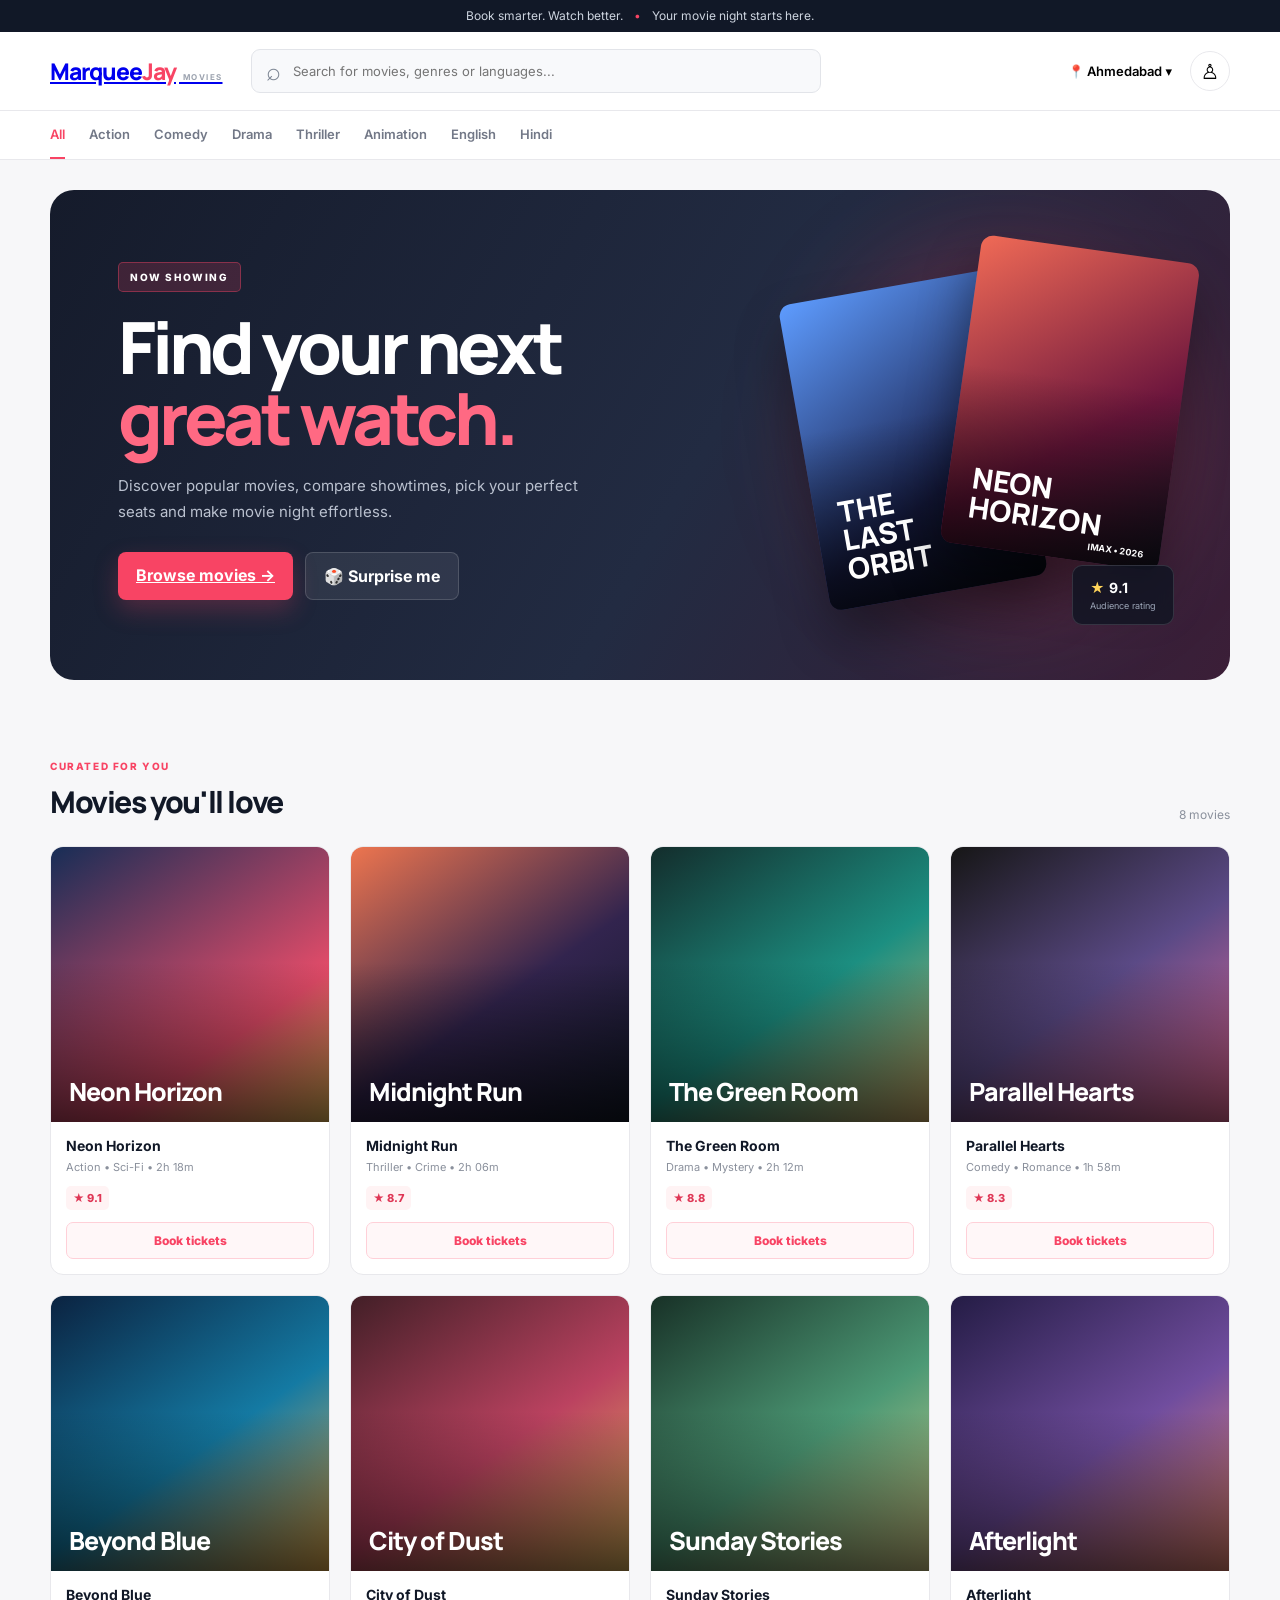
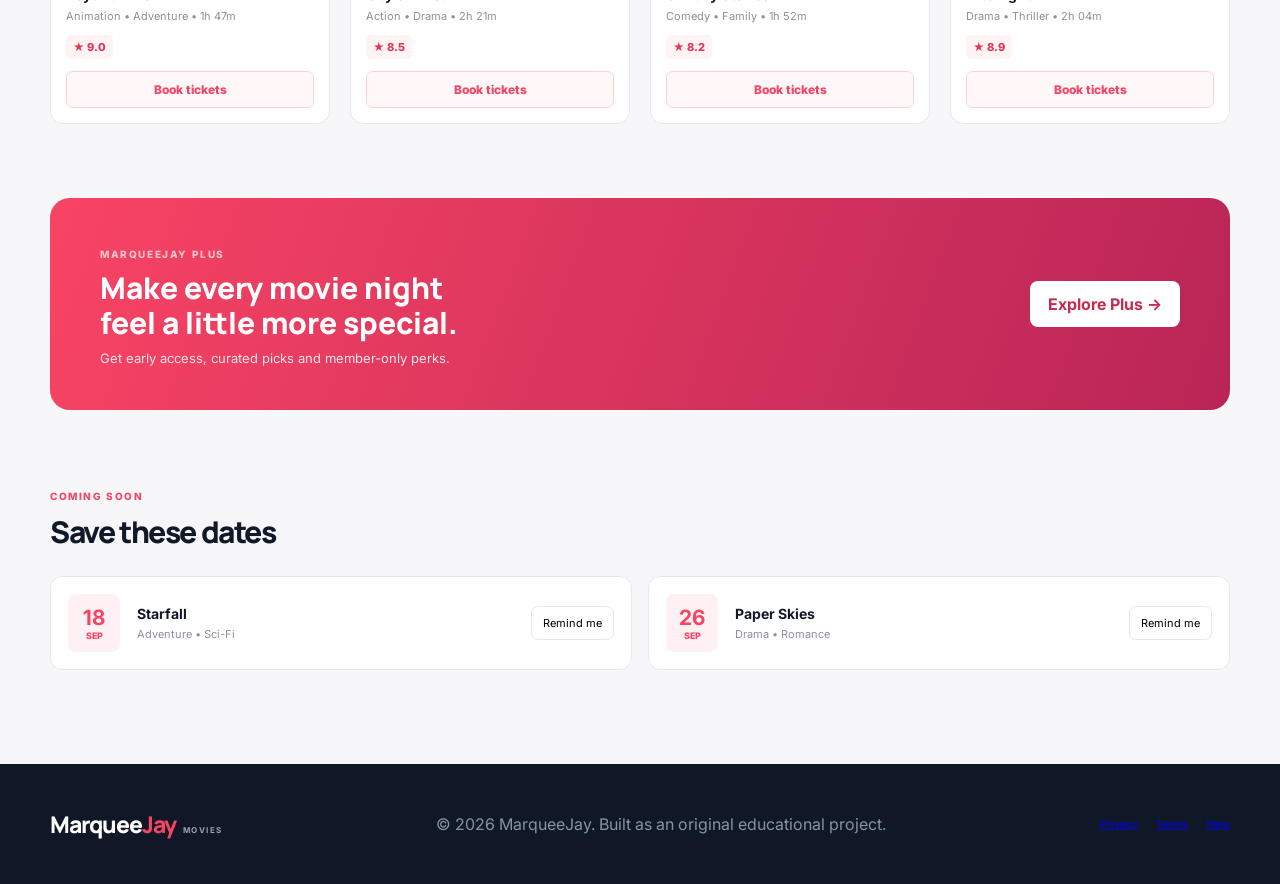
<file: index.html>
<!DOCTYPE html>
<html lang="en">
<head>
  <meta charset="UTF-8">
  <meta name="viewport" content="width=device-width, initial-scale=1.0">
  <meta name="description" content="MarqueeJay Movies — discover movies, explore showtimes and choose your seats.">
  <title>MarqueeJay Movies</title>
  <link rel="preconnect" href="https://fonts.googleapis.com">
  <link rel="preconnect" href="https://fonts.gstatic.com" crossorigin>
  <link href="https://fonts.googleapis.com/css2?family=Inter:wght@400;500;600;700;800&family=Manrope:wght@700;800&display=swap" rel="stylesheet">
  <link rel="stylesheet" href="movies.css">
</head>
<body>
  <div class="top-strip">Book smarter. Watch better. <span>•</span> Your movie night starts here.</div>

  <header class="site-header">
    <div class="header-inner">
      <a class="logo" href="#">Marquee<span>Jay</span><small> MOVIES</small></a>
      <div class="search-box">
        <span aria-hidden="true">⌕</span>
        <input id="searchInput" type="search" placeholder="Search for movies, genres or languages..." aria-label="Search movies">
      </div>
      <div class="header-actions">
        <button class="city-btn" id="cityBtn" type="button">📍 <span id="cityLabel">Ahmedabad</span> ▾</button>
        <button class="icon-btn" id="accountBtn" type="button" aria-label="Account">♙</button>
      </div>
    </div>
  </header>

  <nav class="category-nav" aria-label="Movie categories">
    <div class="nav-scroll">
      <button class="nav-chip active" data-filter="all">All</button>
      <button class="nav-chip" data-filter="action">Action</button>
      <button class="nav-chip" data-filter="comedy">Comedy</button>
      <button class="nav-chip" data-filter="drama">Drama</button>
      <button class="nav-chip" data-filter="thriller">Thriller</button>
      <button class="nav-chip" data-filter="animation">Animation</button>
      <button class="nav-chip" data-filter="english">English</button>
      <button class="nav-chip" data-filter="hindi">Hindi</button>
    </div>
  </nav>

  <main>
    <section class="hero container">
      <div class="hero-content">
        <span class="hero-badge">NOW SHOWING</span>
        <h1>Find your next<br><em>great watch.</em></h1>
        <p>Discover popular movies, compare showtimes, pick your perfect seats and make movie night effortless.</p>
        <div class="hero-actions">
          <a class="primary-btn" href="#movies">Browse movies <span>→</span></a>
          <button class="ghost-btn" id="surpriseBtn" type="button">🎲 Surprise me</button>
        </div>
      </div>
      <div class="hero-art" aria-label="Featured movie artwork">
        <div class="art-glow"></div>
        <div class="poster poster-back"><span>THE<br>LAST<br>ORBIT</span></div>
        <div class="poster poster-front"><span>NEON<br>HORIZON</span><small>IMAX • 2026</small></div>
        <div class="floating-rating">★ <b>9.1</b><small>Audience rating</small></div>
      </div>
    </section>

    <section class="container section" id="movies">
      <div class="section-heading">
        <div><span class="eyebrow">CURATED FOR YOU</span><h2>Movies you'll love</h2></div>
        <span class="result-count" id="resultCount">8 movies</span>
      </div>
      <div class="movie-grid" id="movieGrid"></div>
      <div class="empty-state" id="emptyState" hidden>No movies match your search. Try another title or genre.</div>
    </section>

    <section class="promo container">
      <div><span class="eyebrow">MARQUEEJAY PLUS</span><h2>Make every movie night<br>feel a little more special.</h2><p>Get early access, curated picks and member-only perks.</p></div>
      <button class="light-btn" type="button" id="plusBtn">Explore Plus →</button>
    </section>

    <section class="container section upcoming-section">
      <div class="section-heading"><div><span class="eyebrow">COMING SOON</span><h2>Save these dates</h2></div></div>
      <div class="upcoming-row">
        <article class="upcoming"><div class="date"><b>18</b><span>SEP</span></div><div><h3>Starfall</h3><p>Adventure • Sci-Fi</p></div><button type="button" class="remind-btn">Remind me</button></article>
        <article class="upcoming"><div class="date"><b>26</b><span>SEP</span></div><div><h3>Paper Skies</h3><p>Drama • Romance</p></div><button type="button" class="remind-btn">Remind me</button></article>
      </div>
    </section>
  </main>

  <footer class="footer"><div class="container footer-inner"><div class="logo">Marquee<span>Jay</span><small> MOVIES</small></div><p>© 2026 MarqueeJay. Built as an original educational project.</p><div class="footer-links"><a href="#">Privacy</a><a href="#">Terms</a><a href="#">Help</a></div></div></footer>

  <div class="modal" id="movieModal" aria-hidden="true"><div class="modal-card"><button class="close-btn" data-close type="button">×</button><div id="modalContent"></div></div></div>
  <div class="toast" id="toast" role="status"></div>
  <script src="movies.js"></script>
</body>
</html>
</file>
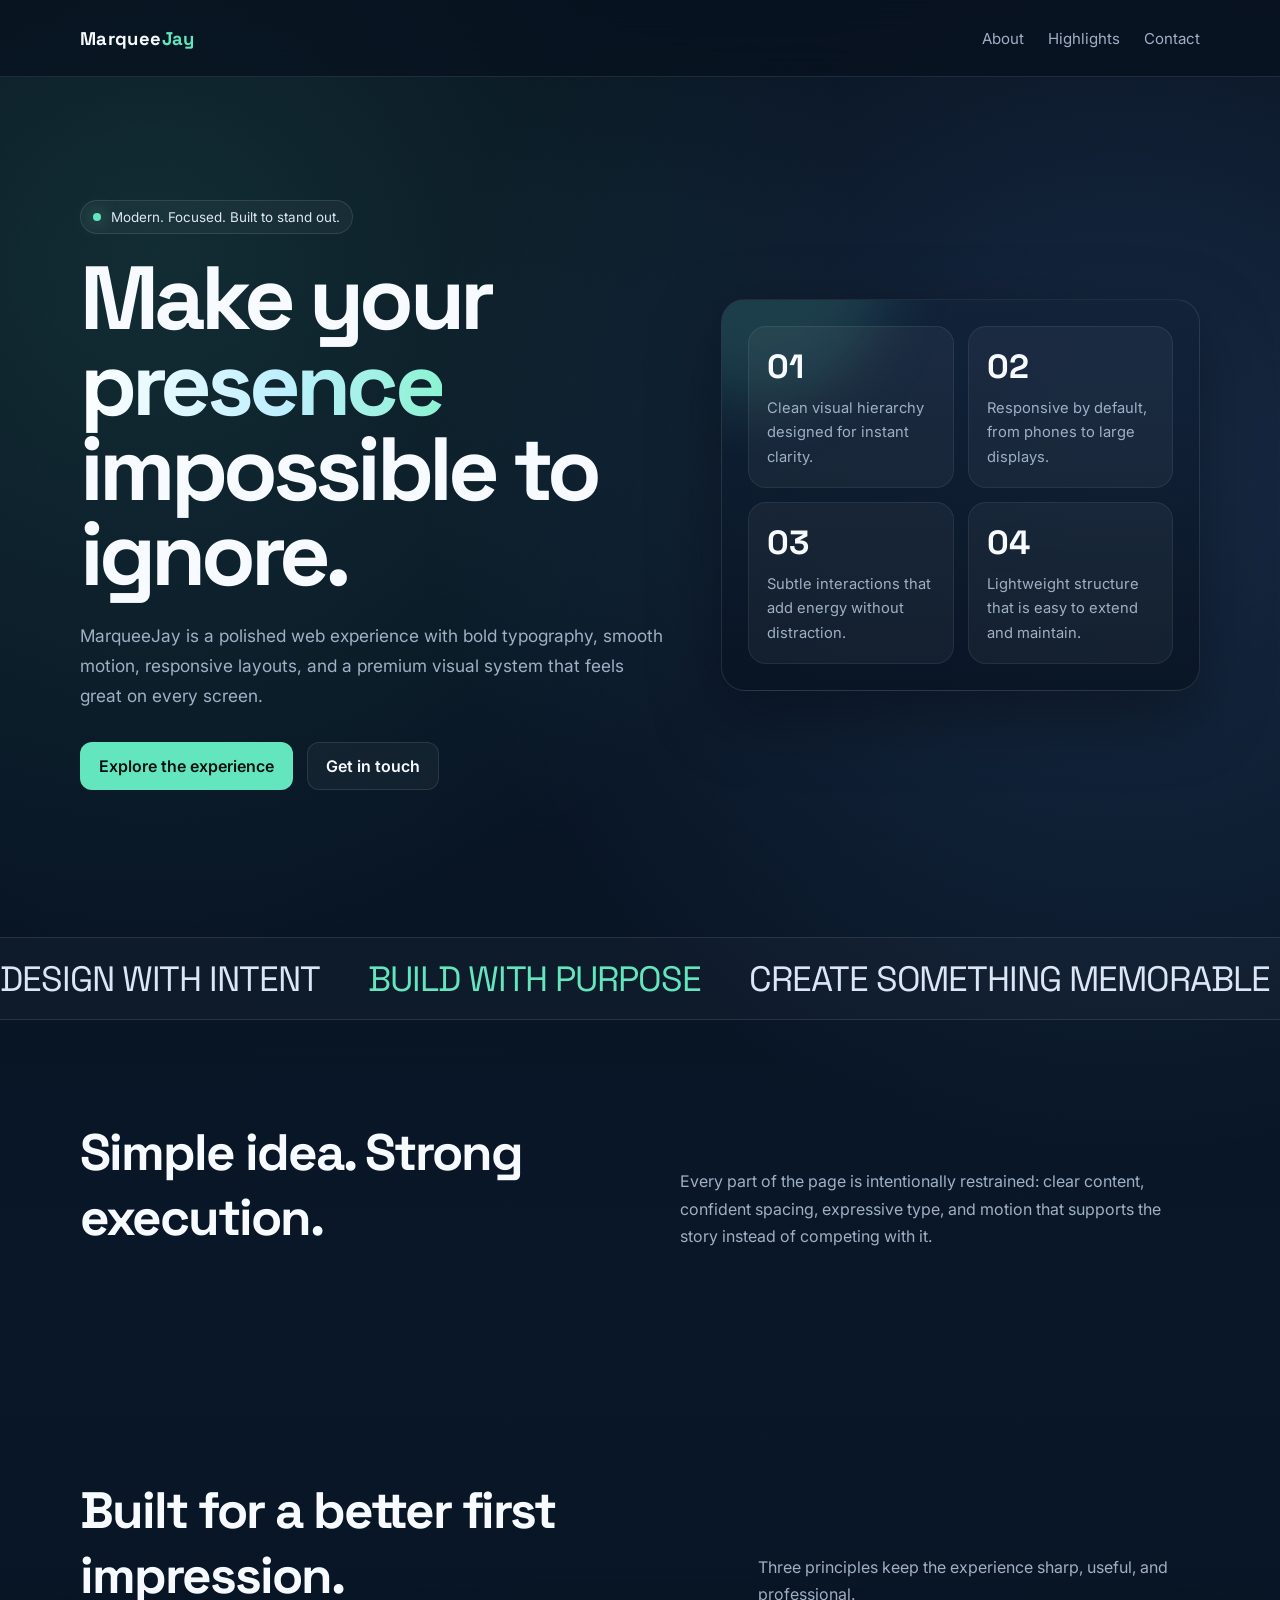
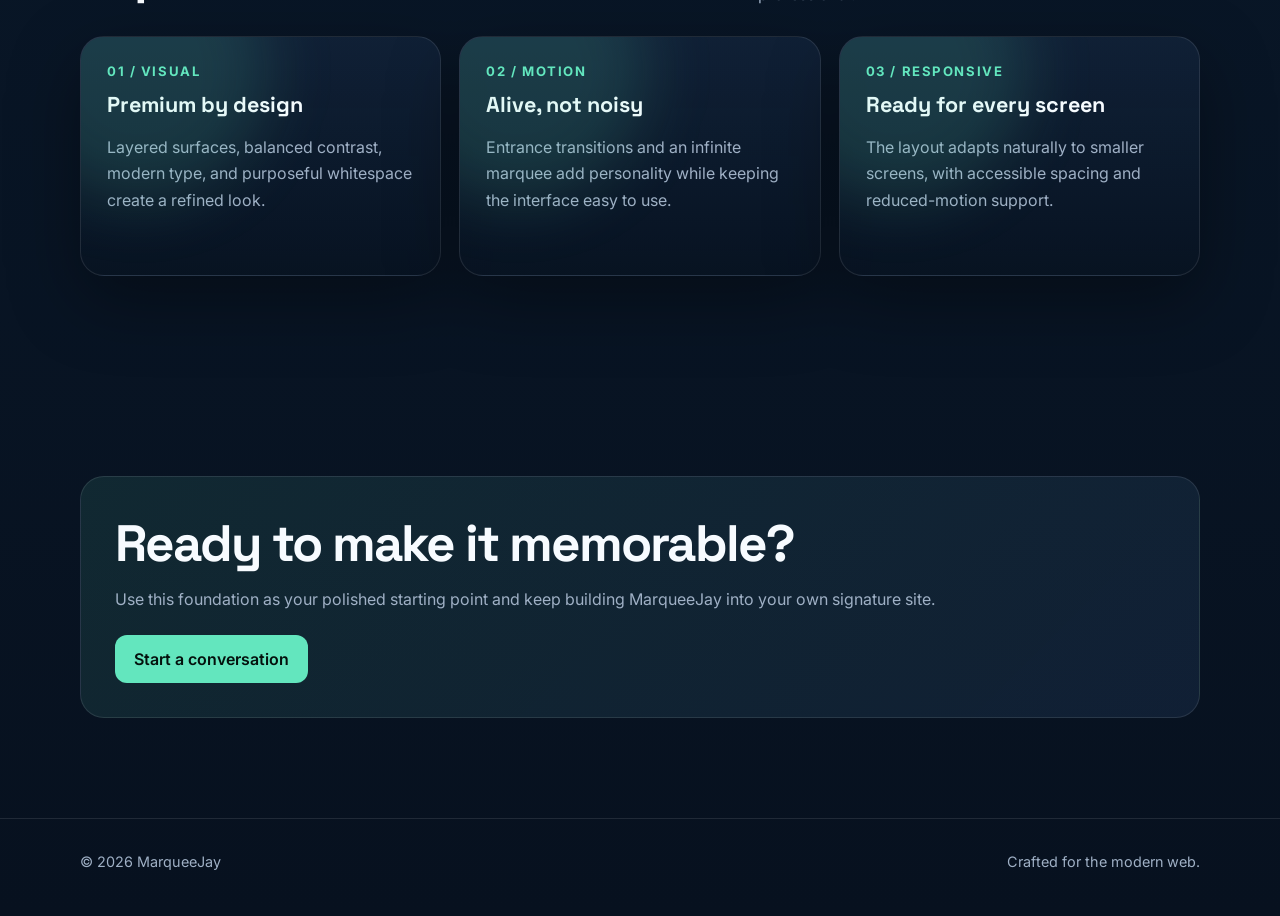
<file: hello.html>
<!DOCTYPE html>
<html lang="en">
<head>
    <meta charset="UTF-8">
    <meta name="viewport" content="width=device-width, initial-scale=1.0">
    <meta name="description" content="MarqueeJay — a clean, modern showcase built for the web.">
    <title>MarqueeJay — Modern Web Showcase</title>
    <link rel="stylesheet" href="style.css">
</head>
<body>
    <header class="nav">
        <div class="container nav-inner">
            <a class="brand" href="#top">Marquee<span>Jay</span></a>
            <nav class="nav-links" aria-label="Main navigation">
                <a href="#about">About</a>
                <a href="#features">Highlights</a>
                <a href="#contact">Contact</a>
            </nav>
        </div>
    </header>

    <main id="top">
        <section class="hero">
            <div class="container hero-grid">
                <div>
                    <div class="eyebrow reveal">Modern. Focused. Built to stand out.</div>
                    <h1 class="reveal delay-1">Make your <span>presence</span> impossible to ignore.</h1>
                    <p class="hero-copy reveal delay-2">
                        MarqueeJay is a polished web experience with bold typography, smooth motion,
                        responsive layouts, and a premium visual system that feels great on every screen.
                    </p>
                    <div class="actions reveal delay-2">
                        <a class="btn btn-primary" href="#features">Explore the experience</a>
                        <a class="btn btn-secondary" href="#contact">Get in touch</a>
                    </div>
                </div>

                <div class="card reveal delay-2" aria-label="Project highlights">
                    <div class="card-grid">
                        <article class="metric">
                            <strong>01</strong>
                            <p>Clean visual hierarchy designed for instant clarity.</p>
                        </article>
                        <article class="metric">
                            <strong>02</strong>
                            <p>Responsive by default, from phones to large displays.</p>
                        </article>
                        <article class="metric">
                            <strong>03</strong>
                            <p>Subtle interactions that add energy without distraction.</p>
                        </article>
                        <article class="metric">
                            <strong>04</strong>
                            <p>Lightweight structure that is easy to extend and maintain.</p>
                        </article>
                    </div>
                </div>
            </div>
        </section>

        <div class="marquee-wrap" aria-hidden="true">
            <div class="marquee">
                <span>DESIGN WITH INTENT</span>
                <span>BUILD WITH PURPOSE</span>
                <span>CREATE SOMETHING MEMORABLE</span>
                <span>DESIGN WITH INTENT</span>
                <span>BUILD WITH PURPOSE</span>
                <span>CREATE SOMETHING MEMORABLE</span>
            </div>
        </div>

        <section class="section" id="about">
            <div class="container">
                <div class="section-head">
                    <h2>Simple idea. Strong execution.</h2>
                    <p>
                        Every part of the page is intentionally restrained: clear content, confident spacing,
                        expressive type, and motion that supports the story instead of competing with it.
                    </p>
                </div>
            </div>
        </section>

        <section class="section" id="features">
            <div class="container">
                <div class="section-head">
                    <h2>Built for a better first impression.</h2>
                    <p>Three principles keep the experience sharp, useful, and professional.</p>
                </div>
                <div class="showcase">
                    <article class="card">
                        <div class="card-kicker">01 / Visual</div>
                        <h3>Premium by design</h3>
                        <p>Layered surfaces, balanced contrast, modern type, and purposeful whitespace create a refined look.</p>
                    </article>
                    <article class="card">
                        <div class="card-kicker">02 / Motion</div>
                        <h3>Alive, not noisy</h3>
                        <p>Entrance transitions and an infinite marquee add personality while keeping the interface easy to use.</p>
                    </article>
                    <article class="card">
                        <div class="card-kicker">03 / Responsive</div>
                        <h3>Ready for every screen</h3>
                        <p>The layout adapts naturally to smaller screens, with accessible spacing and reduced-motion support.</p>
                    </article>
                </div>
            </div>
        </section>

        <section class="section" id="contact">
            <div class="container">
                <div class="cta">
                    <h2>Ready to make it memorable?</h2>
                    <p>Use this foundation as your polished starting point and keep building MarqueeJay into your own signature site.</p>
                    <a class="btn btn-primary" href="mailto:hello@marqueejay.dev">Start a conversation</a>
                </div>
            </div>
        </section>
    </main>

    <footer class="footer">
        <div class="container footer-inner">
            <span>© 2026 MarqueeJay</span>
            <span>Crafted for the modern web.</span>
        </div>
    </footer>
</body>
</html>
</file>
<file: movies.css>
*{box-sizing:border-box}html{scroll-behavior:smooth}body{margin:0;background:#f7f7f9;color:#111827;font-family:Inter,system-ui,sans-serif}.container{width:min(1180px,calc(100% - 36px));margin:auto}button,input{font:inherit}.top-strip{height:32px;background:#111827;color:#cdd4df;text-align:center;font-size:12px;padding:8px}.top-strip span{color:#f84464;padding:0 8px}.site-header{position:sticky;top:0;z-index:20;background:rgba(255,255,255,.95);backdrop-filter:blur(14px);border-bottom:1px solid #e8e8ec}.header-inner{height:78px;width:min(1180px,calc(100% - 36px));margin:auto;display:flex;align-items:center;gap:28px}.logo{font-family:Manrope,sans-serif;font-weight:800;font-size:23px;white-space:nowrap;letter-spacing:-1px}.logo span{color:#f84464}.logo small{font:700 8px Inter,sans-serif;letter-spacing:1.5px;color:#9ca3af;margin-left:3px}.search-box{height:44px;flex:1;max-width:570px;display:flex;align-items:center;gap:10px;padding:0 14px;border:1px solid #e2e4e9;border-radius:9px;background:#f8f9fb;color:#7b8492}.search-box span{font-size:25px}.search-box input{width:100%;border:0;outline:0;background:transparent;color:#111827;font-size:13px}.header-actions{margin-left:auto;display:flex;align-items:center;gap:12px}.city-btn,.icon-btn{border:0;background:transparent;cursor:pointer}.city-btn{font-size:13px;font-weight:600}.icon-btn{width:40px;height:40px;border:1px solid #e8e8ec;border-radius:50%;font-size:21px}.category-nav{background:#fff;border-bottom:1px solid #e8e8ec}.nav-scroll{width:min(1180px,calc(100% - 36px));margin:auto;display:flex;gap:24px;overflow:auto}.nav-chip{padding:15px 0;border:0;background:none;color:#727887;cursor:pointer;font-size:13px;font-weight:600;white-space:nowrap;border-bottom:2px solid transparent}.nav-chip.active,.nav-chip:hover{color:#f84464;border-bottom-color:#f84464}.hero{min-height:490px;margin-top:30px;border-radius:24px;overflow:hidden;background:linear-gradient(120deg,#151b2b,#222b42 55%,#3b1e37);color:#fff;display:grid;grid-template-columns:1.05fr .95fr;position:relative}.hero-content{padding:72px 68px;position:relative;z-index:2}.hero-badge,.eyebrow{font-size:10px;letter-spacing:1.6px;font-weight:800;color:#f84464}.hero-badge{display:inline-block;color:#fff;background:rgba(248,68,100,.18);border:1px solid rgba(248,68,100,.4);padding:8px 11px;border-radius:5px}.hero h1{font:800 clamp(44px,6vw,72px)/.98 Manrope,sans-serif;letter-spacing:-4px;margin:20px 0}.hero h1 em{font-style:normal;color:#ff6983}.hero p{max-width:510px;color:#bac1cf;line-height:1.7;font-size:15px}.hero-actions{display:flex;gap:12px;margin-top:28px}.primary-btn,.ghost-btn,.light-btn{border-radius:8px;padding:13px 18px;border:0;cursor:pointer;font-weight:700}.primary-btn{background:#f84464;color:#fff;box-shadow:0 10px 25px rgba(248,68,100,.25)}.ghost-btn{background:rgba(255,255,255,.08);color:#fff;border:1px solid rgba(255,255,255,.15)}.hero-art{position:relative;min-height:420px}.art-glow{position:absolute;width:360px;height:360px;border-radius:50%;background:rgba(248,68,100,.24);filter:blur(50px);right:8%;top:12%}.poster{position:absolute;width:220px;height:310px;border-radius:12px;box-shadow:0 28px 50px rgba(0,0,0,.4);display:flex;align-items:flex-end;padding:24px;color:#fff;font:800 29px/1 Manrope,sans-serif;overflow:hidden}.poster:after,.movie-poster:after{content:'';position:absolute;inset:0;background:linear-gradient(0deg,rgba(0,0,0,.7),transparent 58%)}.poster span,.poster small{position:relative;z-index:1}.poster-back{right:37%;top:95px;transform:rotate(-10deg);background:linear-gradient(150deg,#5e9cff,#191f4a 65%,#0c1021)}.poster-front{right:9%;top:58px;transform:rotate(8deg);background:linear-gradient(145deg,#f06a56,#6d163d 60%,#171827)}.poster-front small{position:absolute;bottom:10px;right:16px;font:700 9px Inter}.floating-rating{position:absolute;right:10%;bottom:55px;padding:13px 17px;border:1px solid rgba(255,255,255,.13);border-radius:10px;background:rgba(16,20,34,.8);backdrop-filter:blur(10px);color:#ffd45a;font-size:14px}.floating-rating b{color:#fff}.floating-rating small{display:block;color:#9da6b8;font-size:9px;margin-top:4px}.section{padding:74px 0}.section-heading{display:flex;justify-content:space-between;align-items:end;margin-bottom:24px}.section-heading h2{font:800 30px Manrope,sans-serif;letter-spacing:-1.4px;margin:7px 0 0}.result-count{color:#8a909c;font-size:12px}.movie-grid{display:grid;grid-template-columns:repeat(4,1fr);gap:20px}.movie-card{background:#fff;border:1px solid #e8e8ec;border-radius:13px;overflow:hidden;transition:transform .22s,box-shadow .22s;cursor:pointer}.movie-card:hover{transform:translateY(-5px);box-shadow:0 18px 45px rgba(17,24,39,.1)}.movie-poster{height:275px;position:relative;display:flex;align-items:flex-end;padding:18px;color:#fff;overflow:hidden}.movie-poster h3{position:relative;z-index:1;margin:0;font:800 25px/1 Manrope,sans-serif;letter-spacing:-1px}.poster-1{background:linear-gradient(145deg,#172d56,#e44c69 68%,#f6c15b)}.poster-2{background:linear-gradient(145deg,#ed754f,#32244e 55%,#111827)}.poster-3{background:linear-gradient(145deg,#132d2c,#1c8f81 55%,#d8b56b)}.poster-4{background:linear-gradient(145deg,#161616,#5b4a86 52%,#f06c9b)}.poster-5{background:linear-gradient(145deg,#0b2341,#147aa3 55%,#f1b34d)}.poster-6{background:linear-gradient(145deg,#421f27,#bb4260 55%,#e6b85d)}.poster-7{background:linear-gradient(145deg,#183127,#4c9975 55%,#d8d18a)}.poster-8{background:linear-gradient(145deg,#241c45,#704d9e 55%,#f58b76)}.movie-info{padding:15px}.movie-info h3{font-size:14px;margin:0 0 6px}.movie-meta{color:#8a909c;font-size:11px}.rating{display:inline-flex;margin-top:12px;padding:5px 7px;border-radius:5px;background:#fff3f4;color:#df3655;font-size:11px;font-weight:800}.book-btn{width:100%;margin-top:12px;padding:10px;border:1px solid #ffd0d8;background:#fff7f8;color:#f84464;border-radius:7px;font-size:12px;font-weight:800;cursor:pointer}.book-btn:hover{background:#f84464;color:#fff}.empty-state{text-align:center;padding:60px;color:#6b7280}.promo{border-radius:20px;padding:44px 50px;background:linear-gradient(110deg,#f84464,#b92557);color:#fff;display:flex;align-items:center;justify-content:space-between;gap:30px}.promo .eyebrow{color:#ffc3ce}.promo h2{font:800 30px/1.15 Manrope;margin:9px 0}.promo p{margin:10px 0 0;color:#ffe4e8;font-size:13px}.light-btn{background:#fff;color:#c62c4d;white-space:nowrap}.upcoming-row{display:grid;grid-template-columns:1fr 1fr;gap:16px}.upcoming{display:flex;align-items:center;gap:17px;background:#fff;border:1px solid #e8e8ec;padding:17px;border-radius:12px}.upcoming h3{margin:0 0 5px;font-size:14px}.upcoming p{margin:0;color:#8b919d;font-size:11px}.date{width:52px;height:58px;border-radius:8px;background:#fff0f3;color:#f84464;display:flex;flex-direction:column;align-items:center;justify-content:center}.date b{font-size:21px}.date span{font-size:9px;font-weight:800}.remind-btn{margin-left:auto;border:1px solid #e8e8ec;background:#fff;border-radius:7px;padding:9px 11px;font-size:11px;cursor:pointer}.footer{margin-top:20px;background:#101827;color:#8893a4;padding:34px 0}.footer-inner{display:flex;align-items:center;justify-content:space-between;gap:25px}.footer .logo{color:#fff}.footer-links{display:flex;gap:18px;font-size:11px}.modal{position:fixed;inset:0;background:rgba(3,7,18,.7);backdrop-filter:blur(8px);z-index:50;display:none;align-items:center;justify-content:center;padding:20px}.modal.open{display:flex}.modal-card{width:min(760px,100%);max-height:90vh;overflow:auto;background:#fff;border-radius:18px;position:relative;padding:30px}.close-btn{position:absolute;right:15px;top:13px;border:0;background:#f3f4f6;width:34px;height:34px;border-radius:50%;font-size:23px;cursor:pointer}.detail-grid{display:grid;grid-template-columns:180px 1fr;gap:24px}.detail-poster{min-height:250px;border-radius:12px;background:linear-gradient(145deg,#172d56,#e44c69 68%,#f6c15b);display:flex;align-items:end;padding:18px;color:#fff;font:800 28px Manrope}.detail h2{font:800 30px Manrope;margin:0 0 8px}.detail p{color:#6b7280;line-height:1.6;font-size:13px}.showtimes{display:flex;flex-wrap:wrap;gap:8px;margin-top:18px}.showtime{border:1px solid #ffd0d8;color:#f84464;background:#fff7f8;padding:9px 12px;border-radius:7px;font-size:11px;font-weight:700;cursor:pointer}.showtime:hover{background:#f84464;color:#fff}.toast{position:fixed;left:50%;bottom:24px;transform:translate(-50%,20px);opacity:0;background:#111827;color:#fff;padding:12px 18px;border-radius:8px;font-size:12px;z-index:80;transition:.25s}.toast.show{opacity:1;transform:translate(-50%,0)}@media(max-width:950px){.movie-grid{grid-template-columns:repeat(2,1fr)}.hero{grid-template-columns:1fr}.hero-art{display:none}.header-inner{gap:15px}.search-box{max-width:none}.city-btn{display:none}}@media(max-width:620px){.container,.header-inner,.nav-scroll{width:calc(100% - 24px)}.header-inner{height:68px}.logo{font-size:19px}.search-box{height:40px}.icon-btn{display:none}.nav-scroll{gap:18px}.hero-content{padding:45px 28px}.hero{min-height:420px}.hero h1{letter-spacing:-2.5px}.movie-grid{grid-template-columns:repeat(2,1fr);gap:12px}.movie-poster{height:220px;padding:12px}.movie-poster h3{font-size:19px}.movie-info{padding:11px}.promo{padding:30px 25px;display:block}.promo h2{font-size:24px}.light-btn{margin-top:20px}.upcoming-row{grid-template-columns:1fr}.remind-btn{display:none}.footer-inner{flex-direction:column;align-items:flex-start}.detail-grid{grid-template-columns:1fr}.detail-poster{min-height:180px}}
</file>
<file: style.css>
@import url('https://fonts.googleapis.com/css2?family=Inter:wght@400;500;600;700;800&family=Space+Grotesk:wght@500;600;700&display=swap');

:root {
  --bg: #07111f;
  --bg-soft: #0d1b2e;
  --surface: rgba(16, 31, 52, 0.72);
  --surface-strong: #10233b;
  --text: #f7fbff;
  --muted: #9fb0c5;
  --line: rgba(255,255,255,.10);
  --accent: #63e6be;
  --accent-2: #6ea8fe;
  --shadow: 0 24px 70px rgba(0,0,0,.35);
}

* { box-sizing: border-box; }
html { scroll-behavior: smooth; }
body {
  margin: 0;
  min-height: 100vh;
  color: var(--text);
  background:
    radial-gradient(circle at 12% 10%, rgba(99,230,190,.13), transparent 28%),
    radial-gradient(circle at 88% 18%, rgba(110,168,254,.16), transparent 30%),
    linear-gradient(180deg, #06101d 0%, #091728 52%, #07111f 100%);
  font-family: 'Inter', sans-serif;
}

a { color: inherit; text-decoration: none; }

.container {
  width: min(1120px, calc(100% - 40px));
  margin: 0 auto;
}

.nav {
  position: sticky;
  top: 0;
  z-index: 10;
  backdrop-filter: blur(18px);
  background: rgba(7,17,31,.72);
  border-bottom: 1px solid var(--line);
}

.nav-inner {
  height: 76px;
  display: flex;
  align-items: center;
  justify-content: space-between;
  gap: 24px;
}

.brand {
  font-family: 'Space Grotesk', sans-serif;
  font-size: 1.15rem;
  font-weight: 700;
  letter-spacing: .02em;
}

.brand span { color: var(--accent); }

.nav-links {
  display: flex;
  gap: 24px;
  color: var(--muted);
  font-size: .94rem;
}

.nav-links a { transition: color .2s ease; }
.nav-links a:hover { color: var(--text); }

.hero {
  min-height: calc(100vh - 76px);
  display: grid;
  place-items: center;
  padding: 84px 0 72px;
}

.hero-grid {
  display: grid;
  grid-template-columns: 1.1fr .9fr;
  gap: 56px;
  align-items: center;
}

.eyebrow {
  display: inline-flex;
  align-items: center;
  gap: 10px;
  padding: 8px 12px;
  border: 1px solid var(--line);
  border-radius: 999px;
  background: rgba(255,255,255,.04);
  color: #dce7f5;
  font-size: .84rem;
  margin-bottom: 22px;
}

.eyebrow::before {
  content: '';
  width: 8px;
  height: 8px;
  border-radius: 50%;
  background: var(--accent);
  box-shadow: 0 0 18px rgba(99,230,190,.8);
}

h1 {
  margin: 0;
  max-width: 720px;
  font-family: 'Space Grotesk', sans-serif;
  font-size: clamp(3.1rem, 7vw, 6.5rem);
  line-height: .95;
  letter-spacing: -.055em;
}

h1 span {
  background: linear-gradient(90deg, #ffffff, #bfefff 55%, #8cf3d2);
  -webkit-background-clip: text;
  background-clip: text;
  color: transparent;
}

.hero-copy {
  max-width: 650px;
  margin: 24px 0 30px;
  color: var(--muted);
  font-size: 1.08rem;
  line-height: 1.75;
}

.actions {
  display: flex;
  flex-wrap: wrap;
  gap: 14px;
}

.btn {
  display: inline-flex;
  align-items: center;
  justify-content: center;
  min-height: 48px;
  padding: 0 18px;
  border-radius: 12px;
  border: 1px solid var(--line);
  font-weight: 600;
  transition: transform .2s ease, border-color .2s ease, background .2s ease;
}

.btn:hover {
  transform: translateY(-2px);
  border-color: rgba(255,255,255,.22);
}

.btn-primary {
  color: #04110d;
  background: var(--accent);
  border-color: transparent;
}

.btn-secondary { background: rgba(255,255,255,.04); }

.card {
  position: relative;
  padding: 26px;
  border: 1px solid var(--line);
  border-radius: 24px;
  background: linear-gradient(180deg, rgba(18,35,58,.82), rgba(8,19,33,.8));
  box-shadow: var(--shadow);
  overflow: hidden;
}

.card::before {
  content: '';
  position: absolute;
  inset: -40% auto auto -20%;
  width: 260px;
  height: 260px;
  background: rgba(99,230,190,.14);
  border-radius: 50%;
  filter: blur(32px);
}

.card-grid {
  display: grid;
  grid-template-columns: repeat(2, 1fr);
  gap: 14px;
}

.metric {
  position: relative;
  min-height: 140px;
  padding: 18px;
  border-radius: 18px;
  background: rgba(255,255,255,.045);
  border: 1px solid rgba(255,255,255,.07);
}

.metric strong {
  display: block;
  margin-bottom: 8px;
  font-family: 'Space Grotesk', sans-serif;
  font-size: 2.1rem;
}

.metric p {
  margin: 0;
  color: var(--muted);
  line-height: 1.5;
  font-size: .92rem;
}

.section { padding: 100px 0; }

.section-head {
  display: flex;
  align-items: end;
  justify-content: space-between;
  gap: 30px;
  margin-bottom: 28px;
}

.section h2 {
  margin: 0;
  font-family: 'Space Grotesk', sans-serif;
  font-size: clamp(2rem, 4vw, 3.4rem);
  letter-spacing: -.04em;
}

.section-head p {
  max-width: 520px;
  margin: 0;
  color: var(--muted);
  line-height: 1.7;
}

.showcase {
  display: grid;
  grid-template-columns: repeat(3, 1fr);
  gap: 18px;
}

.showcase .card { min-height: 240px; }

.card-kicker {
  color: var(--accent);
  font-size: .82rem;
  font-weight: 700;
  text-transform: uppercase;
  letter-spacing: .12em;
}

.card h3 {
  margin: 12px 0 10px;
  font-family: 'Space Grotesk', sans-serif;
  font-size: 1.35rem;
}

.card p { color: var(--muted); line-height: 1.65; }

.marquee-wrap {
  margin-top: 36px;
  overflow: hidden;
  border-top: 1px solid var(--line);
  border-bottom: 1px solid var(--line);
  background: rgba(255,255,255,.025);
}

.marquee {
  display: flex;
  width: max-content;
  padding: 18px 0;
  animation: scroll 18s linear infinite;
}

.marquee span {
  margin-right: 48px;
  font-family: 'Space Grotesk', sans-serif;
  font-size: clamp(1.4rem, 3vw, 2.2rem);
  letter-spacing: -.03em;
  color: #dce7f5;
}

.marquee span:nth-child(even) { color: var(--accent); }

.cta {
  padding: 34px;
  border: 1px solid var(--line);
  border-radius: 24px;
  background: linear-gradient(135deg, rgba(99,230,190,.10), rgba(110,168,254,.09));
}

.cta h2 { margin-bottom: 10px; }
.cta p { color: var(--muted); margin: 0 0 22px; line-height: 1.7; }

.footer {
  padding: 34px 0 46px;
  border-top: 1px solid var(--line);
  color: var(--muted);
  font-size: .9rem;
}

.footer-inner { display: flex; justify-content: space-between; gap: 20px; }

.reveal { animation: reveal .8s ease both; }
.delay-1 { animation-delay: .12s; }
.delay-2 { animation-delay: .24s; }

@keyframes reveal {
  from { opacity: 0; transform: translateY(18px); }
  to { opacity: 1; transform: translateY(0); }
}

@keyframes scroll {
  from { transform: translateX(0); }
  to { transform: translateX(-50%); }
}

@media (max-width: 900px) {
  .hero-grid { grid-template-columns: 1fr; }
  .showcase { grid-template-columns: 1fr; }
  .nav-links { display: none; }
}

@media (max-width: 620px) {
  .container { width: min(100% - 28px, 1120px); }
  .hero { padding-top: 56px; }
  .card-grid { grid-template-columns: 1fr; }
  .section { padding: 70px 0; }
  .section-head, .footer-inner { flex-direction: column; align-items: flex-start; }
  h1 { font-size: clamp(2.8rem, 16vw, 4.5rem); }
}

@media (prefers-reduced-motion: reduce) {
  html { scroll-behavior: auto; }
  *, *::before, *::after { animation-duration: .01ms !important; animation-iteration-count: 1 !important; transition-duration: .01ms !important; }
}
</file>
